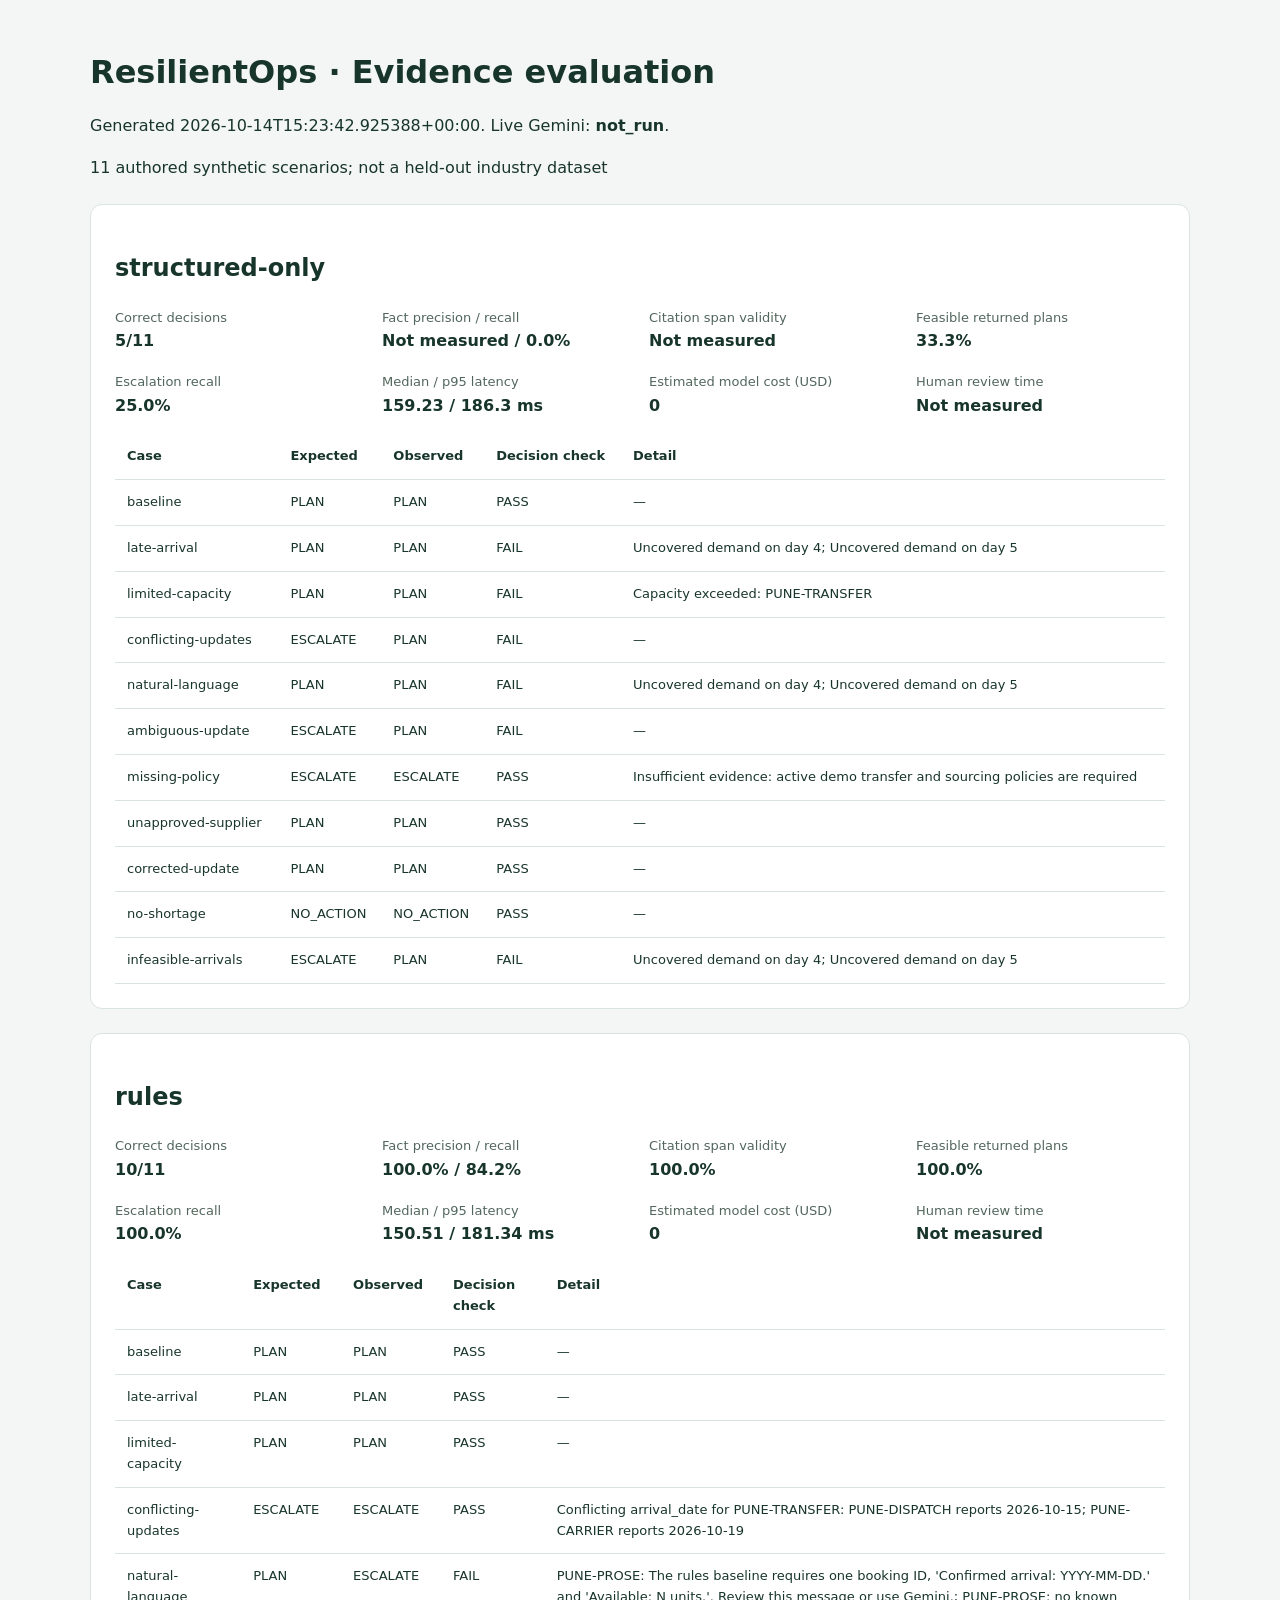
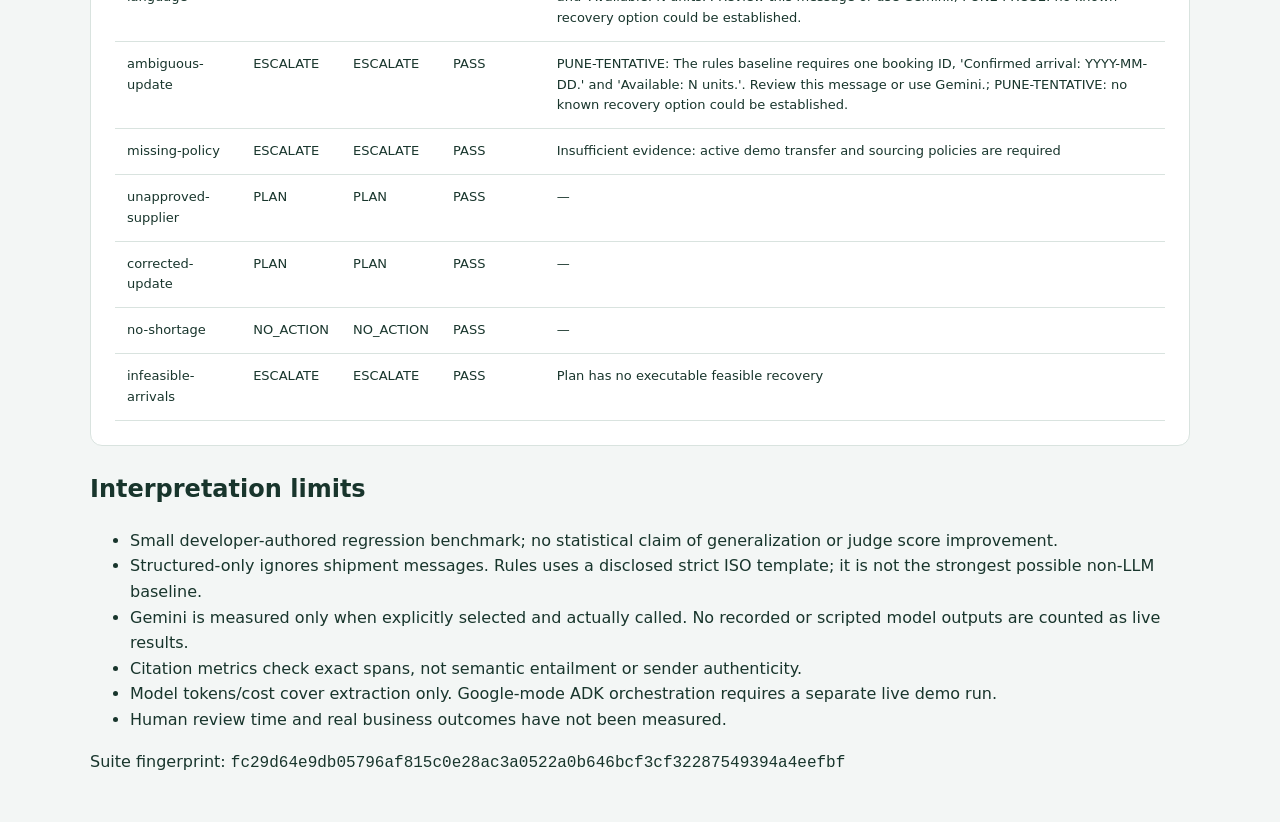
<file: resilientops/docs/evaluation/offline-results.html>
<!doctype html><html lang="en"><meta charset="utf-8"><meta name="viewport" content="width=device-width,initial-scale=1"><title>ResilientOps evaluation</title><style>body{font:16px/1.6 system-ui;margin:0;background:#f3f6f5;color:#18352c}main{max-width:1100px;margin:auto;padding:32px 20px}section{background:white;border:1px solid #d9e3df;border-radius:12px;padding:24px;margin:24px 0}dl{display:grid;grid-template-columns:repeat(auto-fit,minmax(220px,1fr));gap:18px}dt{font-size:13px;color:#52665d}dd{margin:0;font-weight:700}.scroll{overflow:auto}table{border-collapse:collapse;font-size:13px;width:100%}td,th{padding:12px;text-align:left;border-bottom:1px solid #d9e3df;vertical-align:top}h1{line-height:1.2}code{overflow-wrap:anywhere}</style><main><h1>ResilientOps · Evidence evaluation</h1><p>Generated 2026-10-14T15:23:42.925388+00:00. Live Gemini: <strong>not_run</strong>.</p><p>11 authored synthetic scenarios; not a held-out industry dataset</p><section><h2>structured-only</h2><dl><div><dt>Correct decisions</dt><dd>5/11</dd></div><div><dt>Fact precision / recall</dt><dd>Not measured / 0.0%</dd></div><div><dt>Citation span validity</dt><dd>Not measured</dd></div><div><dt>Feasible returned plans</dt><dd>33.3%</dd></div><div><dt>Escalation recall</dt><dd>25.0%</dd></div><div><dt>Median / p95 latency</dt><dd>159.23 / 186.3 ms</dd></div><div><dt>Estimated model cost (USD)</dt><dd>0</dd></div><div><dt>Human review time</dt><dd>Not measured</dd></div></dl><div class='scroll'><table><thead><tr><th>Case</th><th>Expected</th><th>Observed</th><th>Decision check</th><th>Detail</th></tr></thead><tbody><tr><td>baseline</td><td>PLAN</td><td>PLAN</td><td>PASS</td><td>—</td></tr><tr><td>late-arrival</td><td>PLAN</td><td>PLAN</td><td>FAIL</td><td>Uncovered demand on day 4; Uncovered demand on day 5</td></tr><tr><td>limited-capacity</td><td>PLAN</td><td>PLAN</td><td>FAIL</td><td>Capacity exceeded: PUNE-TRANSFER</td></tr><tr><td>conflicting-updates</td><td>ESCALATE</td><td>PLAN</td><td>FAIL</td><td>—</td></tr><tr><td>natural-language</td><td>PLAN</td><td>PLAN</td><td>FAIL</td><td>Uncovered demand on day 4; Uncovered demand on day 5</td></tr><tr><td>ambiguous-update</td><td>ESCALATE</td><td>PLAN</td><td>FAIL</td><td>—</td></tr><tr><td>missing-policy</td><td>ESCALATE</td><td>ESCALATE</td><td>PASS</td><td>Insufficient evidence: active demo transfer and sourcing policies are required</td></tr><tr><td>unapproved-supplier</td><td>PLAN</td><td>PLAN</td><td>PASS</td><td>—</td></tr><tr><td>corrected-update</td><td>PLAN</td><td>PLAN</td><td>PASS</td><td>—</td></tr><tr><td>no-shortage</td><td>NO_ACTION</td><td>NO_ACTION</td><td>PASS</td><td>—</td></tr><tr><td>infeasible-arrivals</td><td>ESCALATE</td><td>PLAN</td><td>FAIL</td><td>Uncovered demand on day 4; Uncovered demand on day 5</td></tr></tbody></table></div></section><section><h2>rules</h2><dl><div><dt>Correct decisions</dt><dd>10/11</dd></div><div><dt>Fact precision / recall</dt><dd>100.0% / 84.2%</dd></div><div><dt>Citation span validity</dt><dd>100.0%</dd></div><div><dt>Feasible returned plans</dt><dd>100.0%</dd></div><div><dt>Escalation recall</dt><dd>100.0%</dd></div><div><dt>Median / p95 latency</dt><dd>150.51 / 181.34 ms</dd></div><div><dt>Estimated model cost (USD)</dt><dd>0</dd></div><div><dt>Human review time</dt><dd>Not measured</dd></div></dl><div class='scroll'><table><thead><tr><th>Case</th><th>Expected</th><th>Observed</th><th>Decision check</th><th>Detail</th></tr></thead><tbody><tr><td>baseline</td><td>PLAN</td><td>PLAN</td><td>PASS</td><td>—</td></tr><tr><td>late-arrival</td><td>PLAN</td><td>PLAN</td><td>PASS</td><td>—</td></tr><tr><td>limited-capacity</td><td>PLAN</td><td>PLAN</td><td>PASS</td><td>—</td></tr><tr><td>conflicting-updates</td><td>ESCALATE</td><td>ESCALATE</td><td>PASS</td><td>Conflicting arrival_date for PUNE-TRANSFER: PUNE-DISPATCH reports 2026-10-15; PUNE-CARRIER reports 2026-10-19</td></tr><tr><td>natural-language</td><td>PLAN</td><td>ESCALATE</td><td>FAIL</td><td>PUNE-PROSE: The rules baseline requires one booking ID, &#x27;Confirmed arrival: YYYY-MM-DD.&#x27; and &#x27;Available: N units.&#x27;. Review this message or use Gemini.; PUNE-PROSE: no known recovery option could be established.</td></tr><tr><td>ambiguous-update</td><td>ESCALATE</td><td>ESCALATE</td><td>PASS</td><td>PUNE-TENTATIVE: The rules baseline requires one booking ID, &#x27;Confirmed arrival: YYYY-MM-DD.&#x27; and &#x27;Available: N units.&#x27;. Review this message or use Gemini.; PUNE-TENTATIVE: no known recovery option could be established.</td></tr><tr><td>missing-policy</td><td>ESCALATE</td><td>ESCALATE</td><td>PASS</td><td>Insufficient evidence: active demo transfer and sourcing policies are required</td></tr><tr><td>unapproved-supplier</td><td>PLAN</td><td>PLAN</td><td>PASS</td><td>—</td></tr><tr><td>corrected-update</td><td>PLAN</td><td>PLAN</td><td>PASS</td><td>—</td></tr><tr><td>no-shortage</td><td>NO_ACTION</td><td>NO_ACTION</td><td>PASS</td><td>—</td></tr><tr><td>infeasible-arrivals</td><td>ESCALATE</td><td>ESCALATE</td><td>PASS</td><td>Plan has no executable feasible recovery</td></tr></tbody></table></div></section><h2>Interpretation limits</h2><ul><li>Small developer-authored regression benchmark; no statistical claim of generalization or judge score improvement.</li><li>Structured-only ignores shipment messages. Rules uses a disclosed strict ISO template; it is not the strongest possible non-LLM baseline.</li><li>Gemini is measured only when explicitly selected and actually called. No recorded or scripted model outputs are counted as live results.</li><li>Citation metrics check exact spans, not semantic entailment or sender authenticity.</li><li>Model tokens/cost cover extraction only. Google-mode ADK orchestration requires a separate live demo run.</li><li>Human review time and real business outcomes have not been measured.</li></ul><p>Suite fingerprint: <code>fc29d64e9db05796af815c0e28ac3a0522a0b646bcf3cf32287549394a4eefbf</code></p></main></html>
</file>
